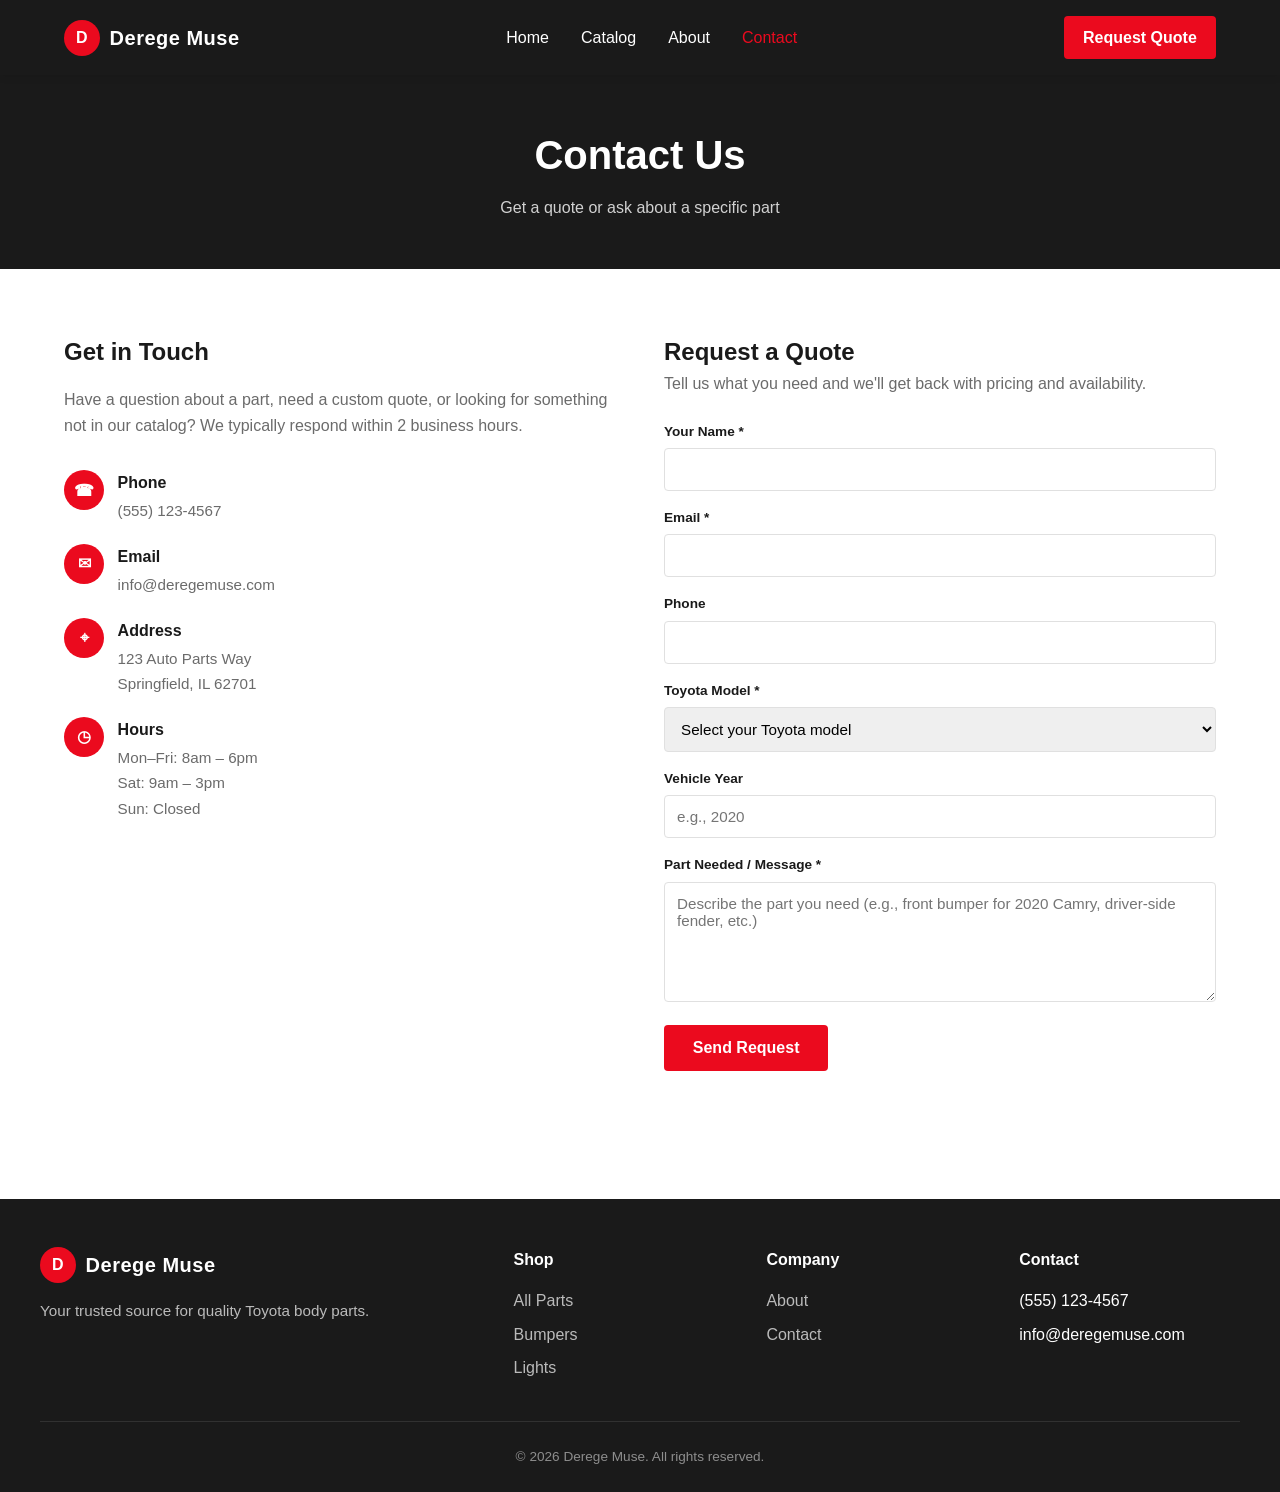
<file: contact.html>
<!DOCTYPE html>
<html lang="en">
<head>
<meta charset="UTF-8">
<meta name="viewport" content="width=device-width, initial-scale=1.0">
<title>Contact — Derege Muse</title>
<link rel="stylesheet" href="styles.css">
</head>
<body>

<header class="header">
  <nav class="nav">
    <a href="index.html" class="logo">
      <span class="logo-mark">D</span>
      <span>Derege Muse</span>
    </a>
    <ul class="nav-links">
      <li><a href="index.html">Home</a></li>
      <li><a href="catalog.html">Catalog</a></li>
      <li><a href="index.html#about">About</a></li>
      <li><a href="contact.html" class="active">Contact</a></li>
    </ul>
    <a href="contact.html" class="nav-cta">Request Quote</a>
  </nav>
</header>

<section class="page-header">
  <h1>Contact Us</h1>
  <p>Get a quote or ask about a specific part</p>
</section>

<section class="section">
  <div class="contact-grid">
    <div class="contact-info">
      <h2>Get in Touch</h2>
      <p style="color: var(--gray); margin-bottom: 2rem;">
        Have a question about a part, need a custom quote, or looking for something not in our catalog?
        We typically respond within 2 business hours.
      </p>

      <div class="contact-item">
        <div class="contact-icon">☎</div>
        <div>
          <strong>Phone</strong>
          <span>(555) 123-4567</span>
        </div>
      </div>

      <div class="contact-item">
        <div class="contact-icon">✉</div>
        <div>
          <strong>Email</strong>
          <span>info@deregemuse.com</span>
        </div>
      </div>

      <div class="contact-item">
        <div class="contact-icon">⌖</div>
        <div>
          <strong>Address</strong>
          <span>123 Auto Parts Way<br>Springfield, IL 62701</span>
        </div>
      </div>

      <div class="contact-item">
        <div class="contact-icon">◷</div>
        <div>
          <strong>Hours</strong>
          <span>Mon–Fri: 8am – 6pm<br>Sat: 9am – 3pm<br>Sun: Closed</span>
        </div>
      </div>
    </div>

    <div>
      <h2>Request a Quote</h2>
      <p style="color: var(--gray); margin-bottom: 1.5rem;">Tell us what you need and we'll get back with pricing and availability.</p>

      <div class="form-success" id="success">
        Thanks! Your request has been received. We'll be in touch shortly.
      </div>

      <form id="quote-form">
        <div class="form-group">
          <label for="name">Your Name *</label>
          <input type="text" id="name" name="name" required>
        </div>

        <div class="form-group">
          <label for="email">Email *</label>
          <input type="email" id="email" name="email" required>
        </div>

        <div class="form-group">
          <label for="phone">Phone</label>
          <input type="tel" id="phone" name="phone">
        </div>

        <div class="form-group">
          <label for="vehicle-model">Toyota Model *</label>
          <select id="vehicle-model" name="vehicle-model" required>
            <option value="">Select your Toyota model</option>
          </select>
        </div>

        <div class="form-group">
          <label for="year">Vehicle Year</label>
          <input type="text" id="year" name="year" placeholder="e.g., 2020">
        </div>

        <div class="form-group">
          <label for="message">Part Needed / Message *</label>
          <textarea id="message" name="message" placeholder="Describe the part you need (e.g., front bumper for 2020 Camry, driver-side fender, etc.)" required></textarea>
        </div>

        <button type="submit" class="btn">Send Request</button>
      </form>
    </div>
  </div>
</section>

<footer class="footer">
  <div class="footer-grid">
    <div>
      <div class="logo" style="margin-bottom:1rem;">
        <span class="logo-mark">D</span>
        <span>Derege Muse</span>
      </div>
      <p>Your trusted source for quality Toyota body parts.</p>
    </div>
    <div>
      <h4>Shop</h4>
      <ul>
        <li><a href="catalog.html">All Parts</a></li>
        <li><a href="catalog.html?category=Bumpers">Bumpers</a></li>
        <li><a href="catalog.html?category=Lights">Lights</a></li>
      </ul>
    </div>
    <div>
      <h4>Company</h4>
      <ul>
        <li><a href="index.html#about">About</a></li>
        <li><a href="contact.html">Contact</a></li>
      </ul>
    </div>
    <div>
      <h4>Contact</h4>
      <ul>
        <li>(555) 123-4567</li>
        <li>info@deregemuse.com</li>
      </ul>
    </div>
  </div>
  <div class="footer-bottom">
    &copy; 2026 Derege Muse. All rights reserved.
  </div>
</footer>

<script src="data/products.js"></script>
<script>
  // Populate model dropdown
  const modelSel = document.getElementById('vehicle-model');
  MODELS.forEach(m => {
    modelSel.insertAdjacentHTML('beforeend', `<option value="${m}">${m}</option>`);
  });

  // Demo form submission — no backend, just shows success message
  const form = document.getElementById('quote-form');
  const success = document.getElementById('success');
  form.addEventListener('submit', e => {
    e.preventDefault();
    success.style.display = 'block';
    form.reset();
    success.scrollIntoView({ behavior: 'smooth', block: 'center' });
    setTimeout(() => { success.style.display = 'none'; }, 6000);
  });
</script>

</body>
</html>
</file>
<file: styles.css>
:root {
  --red: #eb0a1e;
  --red-dark: #b80818;
  --dark: #1a1a1a;
  --gray: #6b6b6b;
  --light: #f5f5f5;
  --border: #e0e0e0;
  --white: #ffffff;
  --shadow: 0 2px 8px rgba(0,0,0,0.08);
  --shadow-lg: 0 4px 20px rgba(0,0,0,0.12);
}

* { box-sizing: border-box; margin: 0; padding: 0; }

body {
  font-family: -apple-system, BlinkMacSystemFont, "Segoe UI", Roboto, sans-serif;
  color: var(--dark);
  line-height: 1.6;
  background: var(--white);
}

a { color: inherit; text-decoration: none; }
img { max-width: 100%; display: block; }

/* ---------- Header ---------- */
.header {
  background: var(--dark);
  color: var(--white);
  position: sticky;
  top: 0;
  z-index: 100;
  box-shadow: var(--shadow);
}
.nav {
  max-width: 1200px;
  margin: 0 auto;
  padding: 1rem 1.5rem;
  display: flex;
  align-items: center;
  justify-content: space-between;
}
.logo {
  display: flex;
  align-items: center;
  gap: 0.6rem;
  font-weight: 800;
  font-size: 1.25rem;
  letter-spacing: 0.5px;
}
.logo-mark {
  width: 36px;
  height: 36px;
  background: var(--red);
  border-radius: 50%;
  display: grid;
  place-items: center;
  font-size: 1rem;
  font-weight: 900;
}
.nav-links {
  display: flex;
  gap: 2rem;
  list-style: none;
}
.nav-links a {
  font-weight: 500;
  transition: color 0.2s;
}
.nav-links a:hover, .nav-links a.active {
  color: var(--red);
}
.nav-cta {
  background: var(--red);
  color: var(--white);
  padding: 0.55rem 1.2rem;
  border-radius: 4px;
  font-weight: 600;
  transition: background 0.2s;
}
.nav-cta:hover { background: var(--red-dark); }

/* ---------- Hero ---------- */
.hero {
  background: linear-gradient(135deg, #1a1a1a 0%, #2c2c2c 100%);
  color: var(--white);
  padding: 5rem 1.5rem;
  text-align: center;
  position: relative;
  overflow: hidden;
}
.hero::before {
  content: "";
  position: absolute;
  top: -100px; right: -100px;
  width: 400px; height: 400px;
  background: radial-gradient(circle, rgba(235,10,30,0.2) 0%, transparent 70%);
}
.hero-content {
  max-width: 800px;
  margin: 0 auto;
  position: relative;
}
.hero h1 {
  font-size: clamp(2rem, 5vw, 3.5rem);
  font-weight: 800;
  margin-bottom: 1rem;
  line-height: 1.15;
}
.hero h1 span { color: var(--red); }
.hero p {
  font-size: 1.15rem;
  opacity: 0.85;
  margin-bottom: 2rem;
}
.btn {
  display: inline-block;
  padding: 0.85rem 1.8rem;
  background: var(--red);
  color: var(--white);
  font-weight: 600;
  border-radius: 4px;
  border: none;
  cursor: pointer;
  font-size: 1rem;
  transition: background 0.2s, transform 0.2s;
}
.btn:hover { background: var(--red-dark); transform: translateY(-1px); }
.btn-outline {
  background: transparent;
  border: 2px solid var(--white);
  margin-left: 0.75rem;
}
.btn-outline:hover { background: var(--white); color: var(--dark); }

/* ---------- Sections ---------- */
.section {
  max-width: 1200px;
  margin: 0 auto;
  padding: 4rem 1.5rem;
}
.section-title {
  font-size: 2rem;
  font-weight: 700;
  margin-bottom: 0.5rem;
  text-align: center;
}
.section-subtitle {
  text-align: center;
  color: var(--gray);
  margin-bottom: 3rem;
}

/* ---------- Features ---------- */
.features {
  background: var(--light);
}
.features-grid {
  display: grid;
  grid-template-columns: repeat(auto-fit, minmax(240px, 1fr));
  gap: 1.5rem;
}
.feature-card {
  background: var(--white);
  padding: 2rem;
  border-radius: 8px;
  text-align: center;
  box-shadow: var(--shadow);
  transition: transform 0.2s, box-shadow 0.2s;
}
.feature-card:hover {
  transform: translateY(-4px);
  box-shadow: var(--shadow-lg);
}
.feature-icon {
  width: 56px;
  height: 56px;
  background: var(--red);
  color: var(--white);
  border-radius: 50%;
  display: grid;
  place-items: center;
  font-size: 1.5rem;
  margin: 0 auto 1rem;
}
.feature-card h3 { margin-bottom: 0.5rem; font-size: 1.15rem; }
.feature-card p { color: var(--gray); font-size: 0.95rem; }

/* ---------- Product grid ---------- */
.product-grid {
  display: grid;
  grid-template-columns: repeat(auto-fill, minmax(260px, 1fr));
  gap: 1.5rem;
}
.product-card {
  background: var(--white);
  border: 1px solid var(--border);
  border-radius: 8px;
  overflow: hidden;
  transition: transform 0.2s, box-shadow 0.2s;
  display: flex;
  flex-direction: column;
}
.product-card:hover {
  transform: translateY(-4px);
  box-shadow: var(--shadow-lg);
}
.product-img {
  width: 100%;
  height: 200px;
  object-fit: cover;
  background: var(--light);
}
.product-body {
  padding: 1.2rem;
  display: flex;
  flex-direction: column;
  flex: 1;
}
.product-tag {
  display: inline-block;
  background: var(--light);
  color: var(--gray);
  font-size: 0.75rem;
  padding: 0.2rem 0.6rem;
  border-radius: 3px;
  margin-bottom: 0.5rem;
  font-weight: 600;
  text-transform: uppercase;
  letter-spacing: 0.3px;
  width: fit-content;
}
.product-name {
  font-size: 1.05rem;
  font-weight: 700;
  margin-bottom: 0.4rem;
}
.product-meta {
  font-size: 0.85rem;
  color: var(--gray);
  margin-bottom: 0.3rem;
}
.product-condition {
  font-size: 0.8rem;
  color: var(--dark);
  margin-bottom: 0.75rem;
}
.product-footer {
  margin-top: auto;
  display: flex;
  align-items: center;
  justify-content: space-between;
  padding-top: 0.75rem;
  border-top: 1px solid var(--border);
}
.product-price {
  font-size: 1.25rem;
  font-weight: 800;
  color: var(--red);
}
.product-sku {
  font-size: 0.75rem;
  color: var(--gray);
  font-family: monospace;
}

/* ---------- Filters ---------- */
.filter-bar {
  background: var(--light);
  padding: 1.5rem;
  border-radius: 8px;
  margin-bottom: 2rem;
  display: grid;
  grid-template-columns: 1fr 1fr 1fr 1fr;
  gap: 1rem;
}
.filter-bar label {
  display: block;
  font-size: 0.8rem;
  font-weight: 600;
  text-transform: uppercase;
  letter-spacing: 0.3px;
  color: var(--gray);
  margin-bottom: 0.35rem;
}
.filter-bar select, .filter-bar input {
  width: 100%;
  padding: 0.6rem 0.75rem;
  border: 1px solid var(--border);
  border-radius: 4px;
  font-size: 0.95rem;
  background: var(--white);
  font-family: inherit;
}
.filter-bar select:focus, .filter-bar input:focus {
  outline: none;
  border-color: var(--red);
}
.results-count {
  margin-bottom: 1rem;
  color: var(--gray);
  font-size: 0.95rem;
}
.no-results {
  text-align: center;
  padding: 3rem;
  color: var(--gray);
  grid-column: 1 / -1;
}

/* ---------- Page header (sub-pages) ---------- */
.page-header {
  background: var(--dark);
  color: var(--white);
  padding: 3rem 1.5rem;
  text-align: center;
}
.page-header h1 {
  font-size: 2.5rem;
  margin-bottom: 0.5rem;
}
.page-header p { opacity: 0.8; }

/* ---------- Contact ---------- */
.contact-grid {
  display: grid;
  grid-template-columns: 1fr 1fr;
  gap: 3rem;
}
.contact-info h2 { margin-bottom: 1rem; }
.contact-item {
  display: flex;
  align-items: flex-start;
  gap: 0.85rem;
  margin-bottom: 1.25rem;
}
.contact-icon {
  width: 40px; height: 40px;
  background: var(--red);
  color: var(--white);
  border-radius: 50%;
  display: grid;
  place-items: center;
  flex-shrink: 0;
  font-weight: 700;
}
.contact-item strong { display: block; margin-bottom: 0.15rem; }
.contact-item span { color: var(--gray); font-size: 0.95rem; }

.form-group { margin-bottom: 1rem; }
.form-group label {
  display: block;
  font-size: 0.85rem;
  font-weight: 600;
  margin-bottom: 0.35rem;
}
.form-group input, .form-group select, .form-group textarea {
  width: 100%;
  padding: 0.75rem;
  border: 1px solid var(--border);
  border-radius: 4px;
  font-size: 0.95rem;
  font-family: inherit;
}
.form-group textarea { resize: vertical; min-height: 120px; }
.form-group input:focus, .form-group select:focus, .form-group textarea:focus {
  outline: none;
  border-color: var(--red);
}
.form-success {
  background: #e6f7ec;
  color: #1a6b34;
  padding: 1rem;
  border-radius: 4px;
  margin-bottom: 1rem;
  display: none;
}

/* ---------- Footer ---------- */
.footer {
  background: var(--dark);
  color: var(--white);
  padding: 3rem 1.5rem 1.5rem;
  margin-top: 4rem;
}
.footer-grid {
  max-width: 1200px;
  margin: 0 auto;
  display: grid;
  grid-template-columns: 2fr 1fr 1fr 1fr;
  gap: 2rem;
  margin-bottom: 2rem;
}
.footer h4 { margin-bottom: 1rem; font-size: 1rem; }
.footer ul { list-style: none; }
.footer ul li { margin-bottom: 0.5rem; }
.footer a { color: rgba(255,255,255,0.7); transition: color 0.2s; }
.footer a:hover { color: var(--red); }
.footer p { color: rgba(255,255,255,0.7); font-size: 0.95rem; }
.footer-bottom {
  max-width: 1200px;
  margin: 0 auto;
  padding-top: 1.5rem;
  border-top: 1px solid rgba(255,255,255,0.1);
  text-align: center;
  font-size: 0.85rem;
  color: rgba(255,255,255,0.5);
}

/* ---------- Mobile ---------- */
@media (max-width: 768px) {
  .nav-links { display: none; }
  .filter-bar { grid-template-columns: 1fr 1fr; }
  .contact-grid { grid-template-columns: 1fr; gap: 2rem; }
  .footer-grid { grid-template-columns: 1fr 1fr; }
  .btn-outline { margin-left: 0; margin-top: 0.5rem; }
}
@media (max-width: 480px) {
  .filter-bar { grid-template-columns: 1fr; }
  .footer-grid { grid-template-columns: 1fr; }
}
</file>
